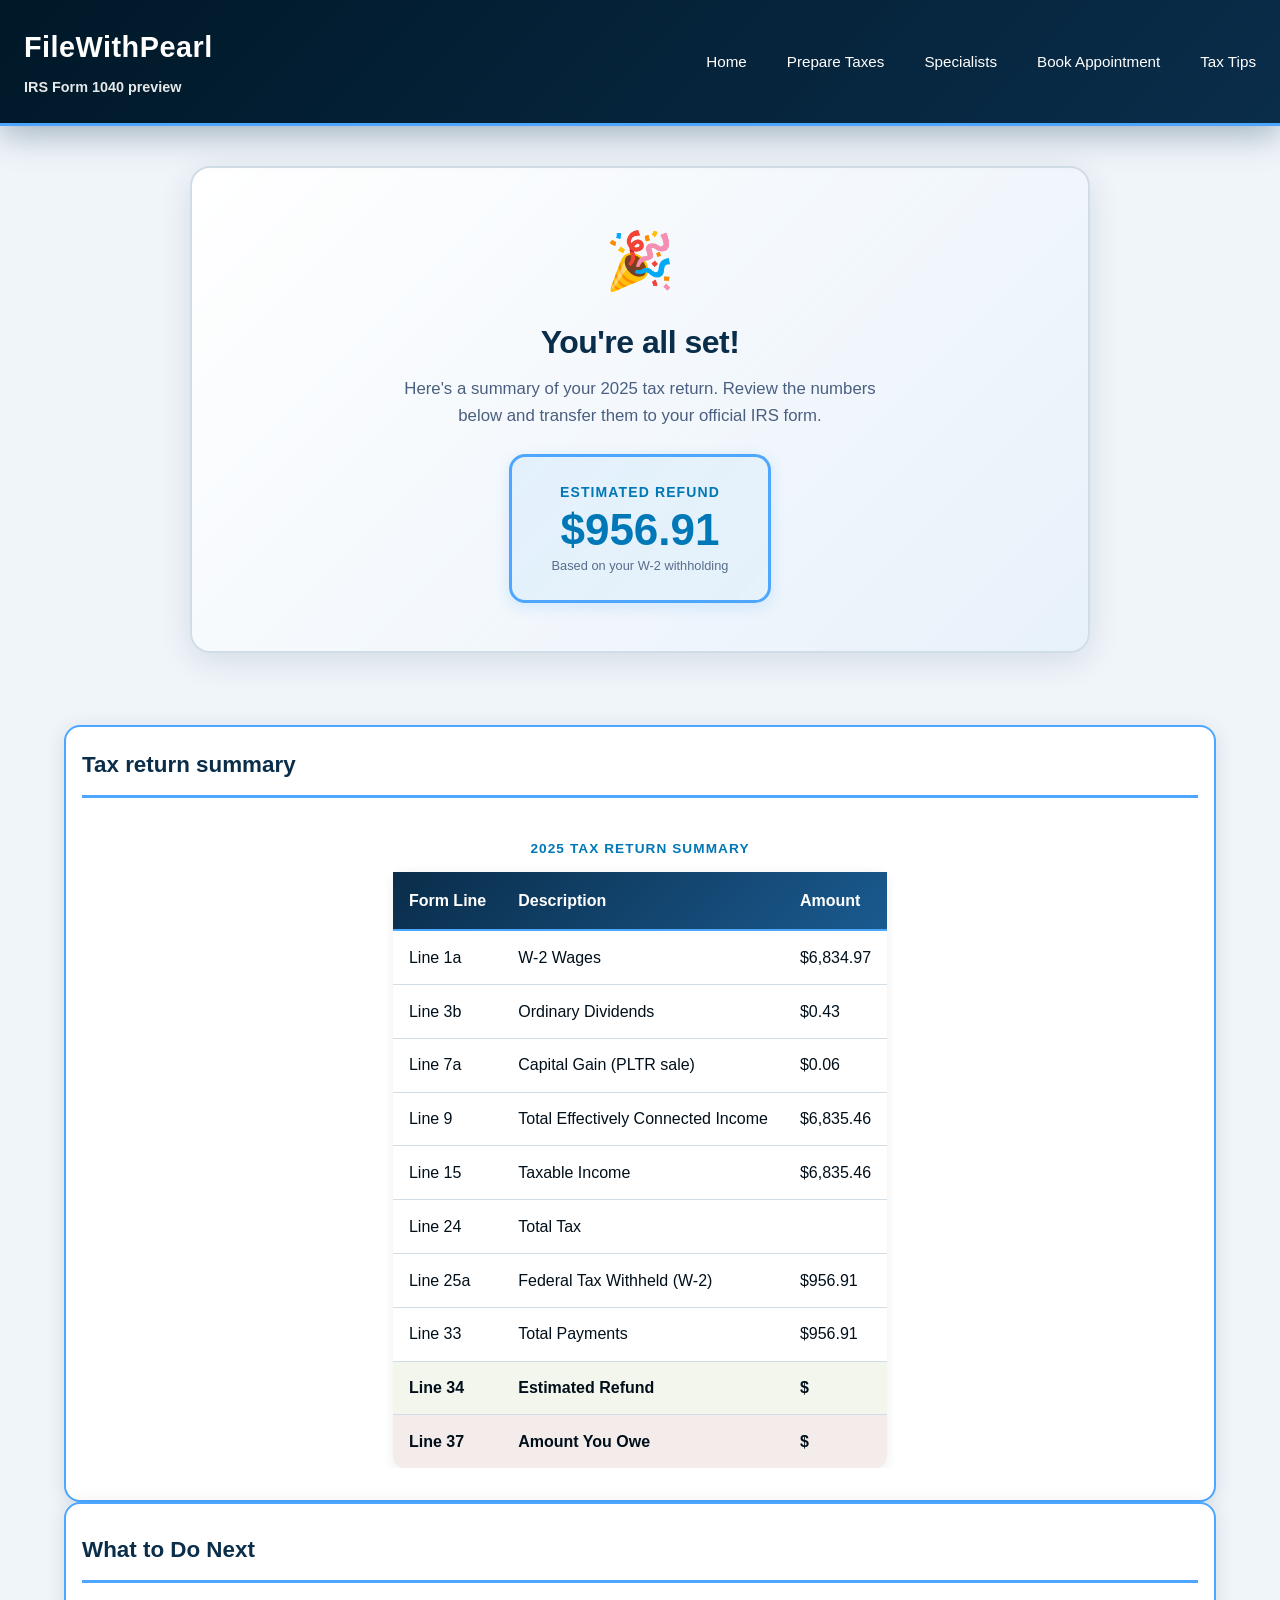
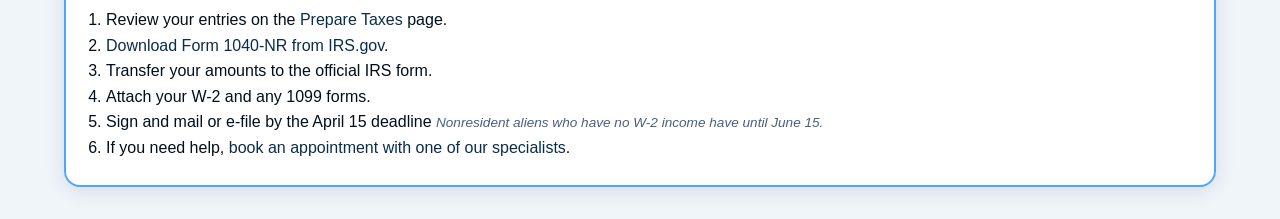
<file: form-preview.html>
<!DOCTYPE html>
<html lang="en">
<head>
  <meta charset="UTF-8" />
  <meta name="viewport" content="width=device-width, initial-scale=1.0" />
  <title>IRS Form Preview - FileWithPearl</title>
  <link rel="stylesheet" href="styles.css" />
</head>
<body>
  <header class="site-header">
    <div class="brand">
      <h1>FileWithPearl</h1>
      <p>IRS Form 1040 preview</p>
    </div>
    <nav aria-label="Main navigation">
      <ul class="main-nav">
        <li><a href="index.html">Home</a></li>
        <li><a href="prepare.html">Prepare Taxes</a></li>
        <li><a href="specialists.html">Specialists</a></li>
        <li><a href="schedule.html">Book Appointment</a></li>
        <li><a href="misconceptions.html">Tax Tips</a></li>
      </ul>
    </nav>
  </header>

  <main>
    <div class="celebration">
      <div class="celebration-icon">🎉</div>
      <h2>You're all set!</h2>
      <p>Here's a summary of your 2025 tax return. 
         Review the numbers below and transfer 
         them to your official IRS form.</p>
      <div class="refund-display">
        <span class="refund-label">
          Estimated Refund
        </span>
        <span class="refund-amount">$956.91</span>
        <span class="refund-note">
          Based on your W-2 withholding
        </span>
      </div>
    </div>

    <section>

      <article class="resource-card">
        <h3>Tax return summary</h3>
        <div class="table-wrapper">
          <table>
            <caption>2025 tax return summary</caption>
            <thead>
              <tr>
                <th scope="col">Form Line</th>
                <th scope="col">Description</th>
                <th scope="col">Amount</th>
              </tr>
            </thead>
            <tbody>
              <tr>
                <td>Line 1a</td>
                <td>W-2 Wages</td>
                <td>$6,834.97</td>
              </tr>
              <tr>
                <td>Line 3b</td>
                <td>Ordinary Dividends</td>
                <td>$0.43</td>
              </tr>
              <tr>
                <td>Line 7a</td>
                <td>Capital Gain (PLTR sale)</td>
                <td>$0.06</td>
              </tr>
              <tr>
                <td>Line 9</td>
                <td>Total Effectively Connected Income</td>
                <td>$6,835.46</td>
              </tr>
              <tr>
                <td>Line 15</td>
                <td>Taxable Income</td>
                <td>$6,835.46</td>
              </tr>
              <tr>
                <td>Line 24</td>
                <td>Total Tax</td>
                <td></td>
              </tr>
              <tr>
                <td>Line 25a</td>
                <td>Federal Tax Withheld (W-2)</td>
                <td>$956.91</td>
              </tr>
              <tr>
                <td>Line 33</td>
                <td>Total Payments</td>
                <td>$956.91</td>
              </tr>
              <tr class="summary-success-row">
                <td>Line 34</td>
                <td>Estimated Refund</td>
                <td>$</td>
              </tr>
              <tr class="summary-danger-row">
                <td>Line 37</td>
                <td>Amount You Owe</td>
                <td>$</td>
              </tr>
            </tbody>
          </table>
        </div>
      </article>

      <section class="resource-card">
        <h3>What to Do Next</h3>
        <ol>
          <li>Review your entries on the <a href="prepare.html">Prepare Taxes</a> page.</li>
          <li><a href="https://www.irs.gov/forms-pubs/about-form-1040-nr" target="_blank" rel="noopener noreferrer">Download Form 1040-NR from IRS.gov</a>.</li>
          <li>Transfer your amounts to the official IRS form.</li>
          <li>Attach your W-2 and any 1099 forms.</li>
          <li>Sign and mail or e-file by the April 15 deadline <span class="hint">Nonresident aliens who have no W-2 income have until June 15.</span></li>
          <li>If you need help, <a href="schedule.html">book an appointment with one of our specialists</a>.</li>
        </ol>
      </section>
    </section>
  </main>
</body>
</html>
</file>
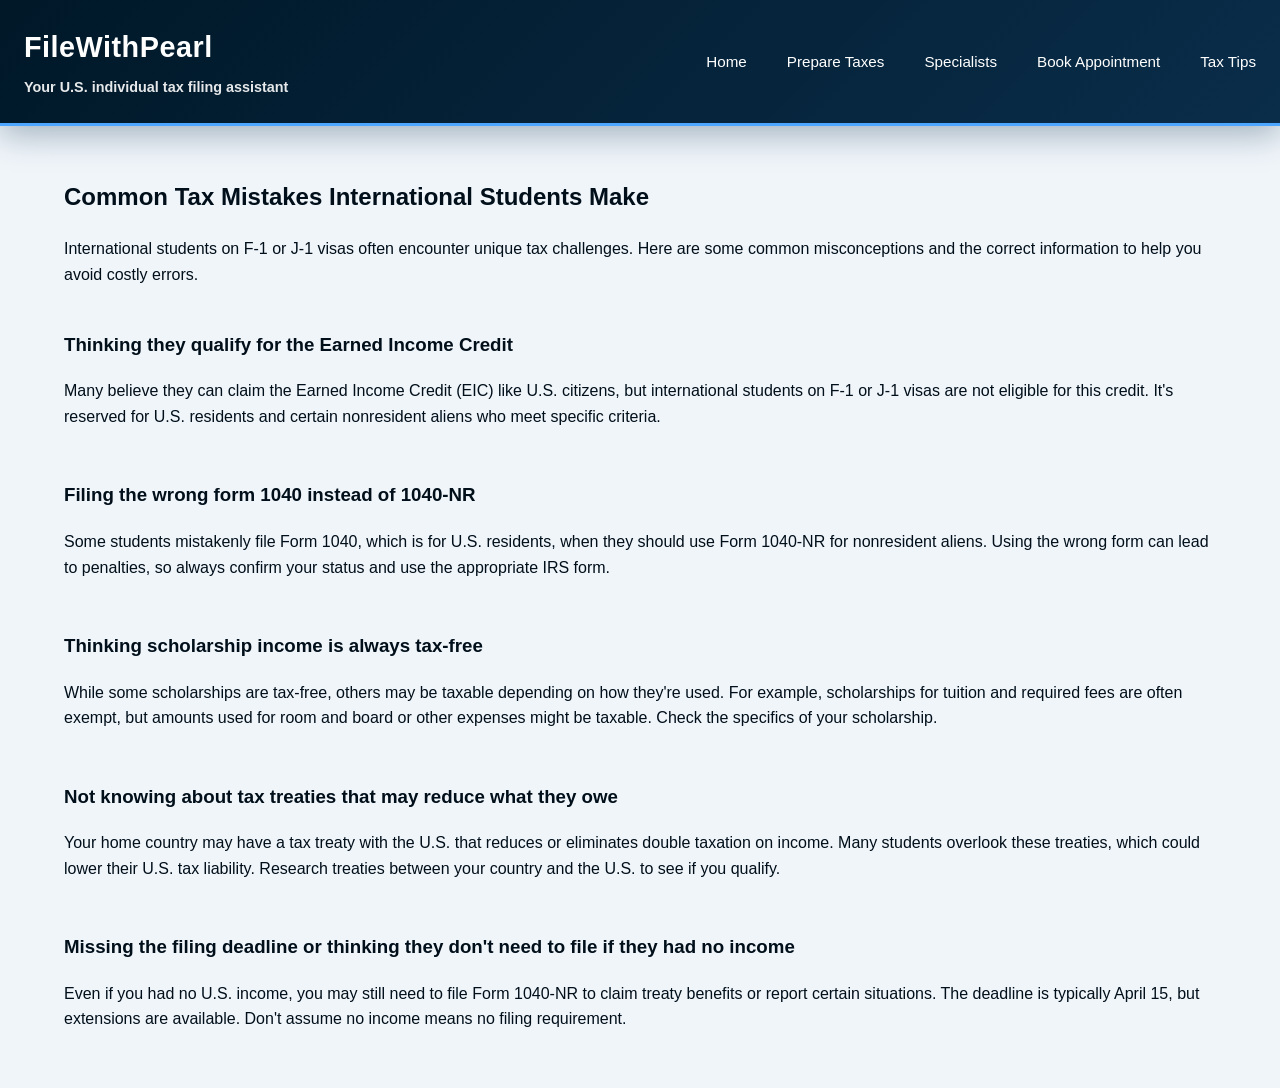
<file: misconceptions.html>
<!DOCTYPE html>
<html lang="en">
<head>
  <meta charset="UTF-8" />
  <meta name="viewport" content="width=device-width, initial-scale=1.0" />
  <title>Common Tax Mistakes - FileWithPearl</title>
  <link rel="stylesheet" href="styles.css" />
</head>
<body>
  <header class="site-header">
    <div class="brand">
      <h1>FileWithPearl</h1>
      <p>Your U.S. individual tax filing assistant</p>
    </div>
    <nav aria-label="Main navigation">
      <ul class="main-nav">
        <li><a href="index.html">Home</a></li>
        <li><a href="prepare.html">Prepare Taxes</a></li>
        <li><a href="specialists.html">Specialists</a></li>
        <li><a href="schedule.html">Book Appointment</a></li>
        <li><a href="misconceptions.html">Tax Tips</a></li>
      </ul>
    </nav>
  </header>

  <main>
    <section>
      <h2>Common Tax Mistakes International Students Make</h2>
      <p>International students on F-1 or J-1 visas often encounter unique tax challenges. Here are some common misconceptions and the correct information to help you avoid costly errors.</p>

      <section>
        <h3>Thinking they qualify for the Earned Income Credit</h3>
        <p>Many believe they can claim the Earned Income Credit (EIC) like U.S. citizens, but international students on F-1 or J-1 visas are not eligible for this credit. It's reserved for U.S. residents and certain nonresident aliens who meet specific criteria.</p>
      </section>

      <section>
        <h3>Filing the wrong form 1040 instead of 1040-NR</h3>
        <p>Some students mistakenly file Form 1040, which is for U.S. residents, when they should use Form 1040-NR for nonresident aliens. Using the wrong form can lead to penalties, so always confirm your status and use the appropriate IRS form.</p>
      </section>

      <section>
        <h3>Thinking scholarship income is always tax-free</h3>
        <p>While some scholarships are tax-free, others may be taxable depending on how they're used. For example, scholarships for tuition and required fees are often exempt, but amounts used for room and board or other expenses might be taxable. Check the specifics of your scholarship.</p>
      </section>

      <section>
        <h3>Not knowing about tax treaties that may reduce what they owe</h3>
        <p>Your home country may have a tax treaty with the U.S. that reduces or eliminates double taxation on income. Many students overlook these treaties, which could lower their U.S. tax liability. Research treaties between your country and the U.S. to see if you qualify.</p>
      </section>

      <section>
        <h3>Missing the filing deadline or thinking they don't need to file if they had no income</h3>
        <p>Even if you had no U.S. income, you may still need to file Form 1040-NR to claim treaty benefits or report certain situations. The deadline is typically April 15, but extensions are available. Don't assume no income means no filing requirement.</p>
      </section>
    </section>
  </main>
</body>
</html>
</file>
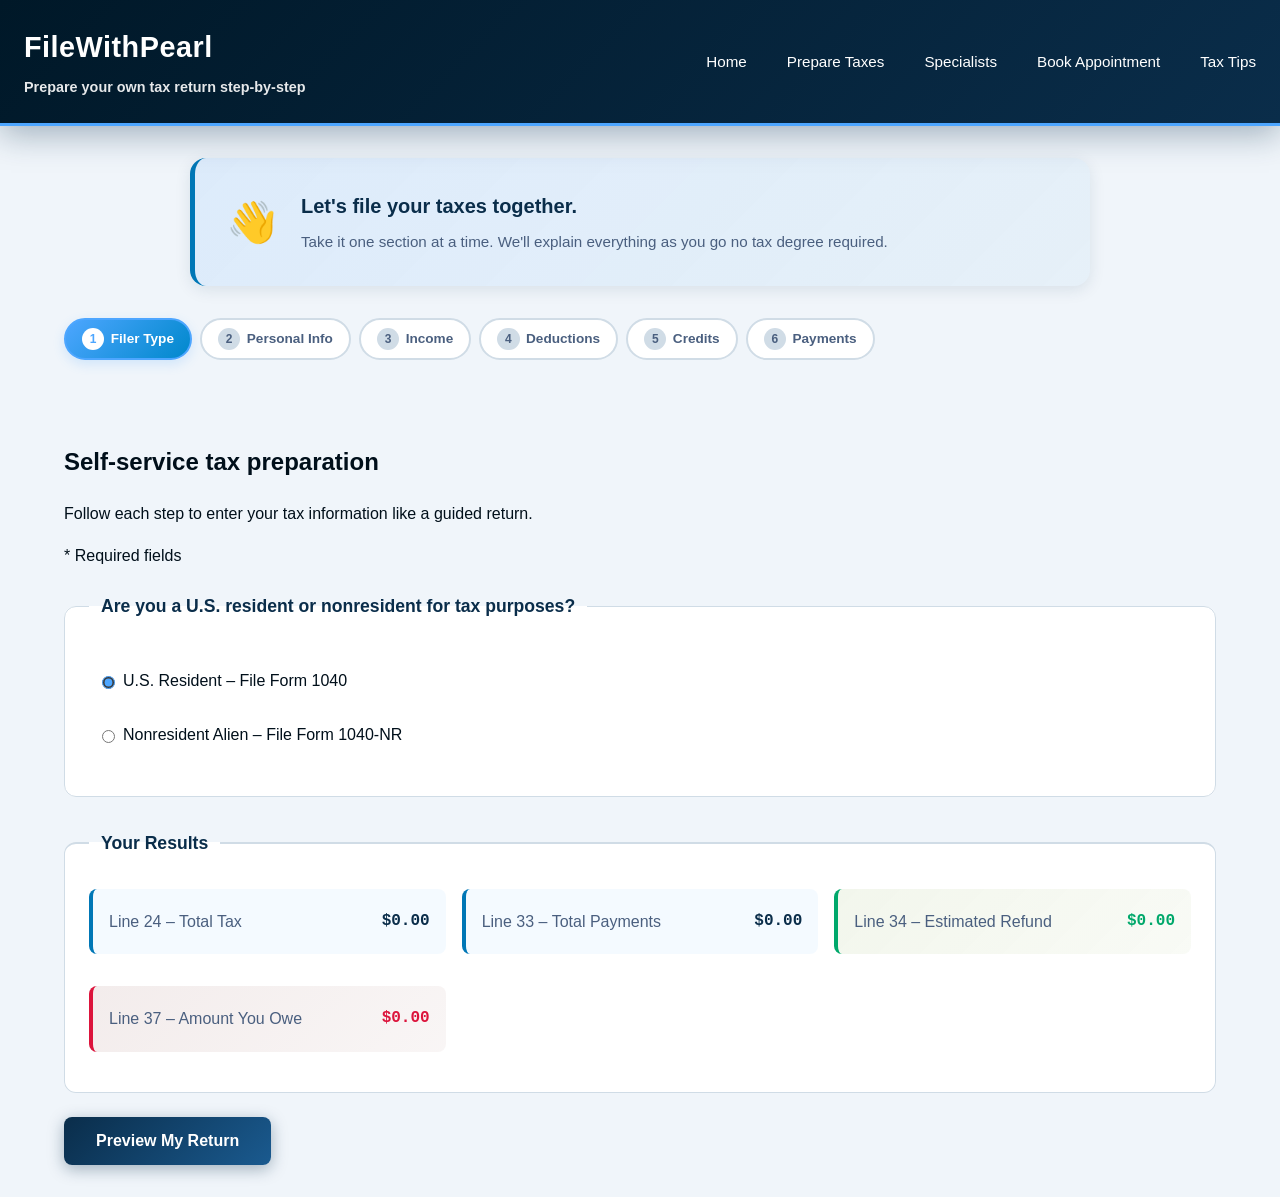
<file: prepare.html>
<!DOCTYPE html>
<html lang="en">
<head>
  <meta charset="UTF-8" />
  <meta name="viewport" content="width=device-width, initial-scale=1.0" />
  <title>Prepare Taxes - FileWithPearl</title>
  <link rel="stylesheet" href="styles.css" />
</head>
<body>
  <header class="site-header">
    <div class="brand">
      <h1>FileWithPearl</h1>
      <p>Prepare your own tax return step-by-step</p>
    </div>
    <nav aria-label="Main navigation">
      <ul class="main-nav">
        <li><a href="index.html">Home</a></li>
        <li><a href="prepare.html">Prepare Taxes</a></li>
        <li><a href="specialists.html">Specialists</a></li>
        <li><a href="schedule.html">Book Appointment</a></li>
        <li><a href="misconceptions.html">Tax Tips</a></li>
      </ul>
    </nav>
  </header>

  <main>
    <div class="prepare-welcome">
      <span class="prepare-icon">👋</span>
      <div>
        <h2>Let's file your taxes together.</h2>
        <p>Take it one section at a time. 
           We'll explain everything as you go 
           no tax degree required.</p>
      </div>
    </div>

    <!-- Hidden radio buttons for step selection -->
    <input type="radio" name="step" id="step1" value="1" checked style="display: none;">
    <input type="radio" name="step" id="step2" value="2" style="display: none;">
    <input type="radio" name="step" id="step3" value="3" style="display: none;">
    <input type="radio" name="step" id="step4" value="4" style="display: none;">
    <input type="radio" name="step" id="step5" value="5" style="display: none;">
    <input type="radio" name="step" id="step6" value="6" style="display: none;">

    <div class="progress-bar">
      <label for="step1" class="progress-step">
        <span>1</span> Filer Type
      </label>
      <label for="step2" class="progress-step">
        <span>2</span> Personal Info
      </label>
      <label for="step3" class="progress-step">
        <span>3</span> Income
      </label>
      <label for="step4" class="progress-step">
        <span>4</span> Deductions
      </label>
      <label for="step5" class="progress-step">
        <span>5</span> Credits
      </label>
      <label for="step6" class="progress-step">
        <span>6</span> Payments
      </label>
    </div>

    <section>
      <h2>Self-service tax preparation</h2>
      <p>Follow each step to enter your tax information like a guided return.</p>

      <form class="tax-prep-form" action="form-preview.html" method="get">
        <p class="required-note">* Required fields</p>
        
        <!-- STEP 1: FILER TYPE -->
        <div class="form-step" data-step="1">
          <fieldset>
            <legend>Are you a U.S. resident or nonresident for tax purposes?</legend>
            <div class="form-options">
              <label><input type="radio" name="residency" value="Resident" checked /> U.S. Resident – File Form 1040</label>
              <label><input type="radio" name="residency" value="Nonresident" /> Nonresident Alien – File Form 1040-NR</label>
            </div>
          </fieldset>
        </div>

        <!-- STEP 2: PERSONAL INFO -->
        <div class="form-step" data-step="2">
          <fieldset required>
            <legend class="required-label">Personal Information</legend>
            <div class="tax-grid">
              <label for="firstName" class="required-label">First name</label>
              <input type="text" id="firstName" name="firstName" placeholder="First name" required />

              <label for="middleInitial">Middle initial</label>
              <input type="text" id="middleInitial" name="middleInitial" placeholder="M" maxlength="1" />

              <label for="lastName" class="required-label">Last name</label>
              <input type="text" id="lastName" name="lastName" placeholder="Last name" required />

              <label for="ssnItin" class="required-label">Social security number or ITIN</label>
              <input type="text" id="ssnItin" name="ssnItin" placeholder="111-22-3333" pattern="[0-9]{3}-[0-9]{2}-[0-9]{4}" inputmode="numeric" required />

              <label for="address">Home address</label>
              <input type="text" id="address" name="address" placeholder="Street address" required />

              <label for="city" class="required-label">City</label>
              <input type="text" id="city" name="city" placeholder="City" required />

              <label for="state" class="required-label">State</label>
              <select id="state" name="state" required>
                <option value="">Not applicable / Foreign address</option>
                <option value="Alabama">Alabama</option>
                <option value="Alaska">Alaska</option>
                <option value="Arizona">Arizona</option>
                <option value="Arkansas">Arkansas</option>
                <option value="California">California</option>
                <option value="Colorado">Colorado</option>
                <option value="Connecticut">Connecticut</option>
                <option value="Delaware">Delaware</option>
                <option value="Florida">Florida</option>
                <option value="Georgia">Georgia</option>
                <option value="Hawaii">Hawaii</option>
                <option value="Idaho">Idaho</option>
                <option value="Illinois">Illinois</option>
                <option value="Indiana">Indiana</option>
                <option value="Iowa">Iowa</option>
                <option value="Kansas">Kansas</option>
                <option value="Kentucky">Kentucky</option>
                <option value="Louisiana">Louisiana</option>
                <option value="Maine">Maine</option>
                <option value="Maryland">Maryland</option>
                <option value="Massachusetts">Massachusetts</option>
                <option value="Michigan">Michigan</option>
                <option value="Minnesota">Minnesota</option>
                <option value="Mississippi">Mississippi</option>
                <option value="Missouri">Missouri</option>
                <option value="Montana">Montana</option>
                <option value="Nebraska">Nebraska</option>
                <option value="Nevada">Nevada</option>
                <option value="New Hampshire">New Hampshire</option>
                <option value="New Jersey">New Jersey</option>
                <option value="New Mexico">New Mexico</option>
                <option value="New York">New York</option>
                <option value="North Carolina">North Carolina</option>
                <option value="North Dakota">North Dakota</option>
                <option value="Ohio">Ohio</option>
                <option value="Oklahoma">Oklahoma</option>
                <option value="Oregon">Oregon</option>
                <option value="Pennsylvania">Pennsylvania</option>
                <option value="Rhode Island">Rhode Island</option>
                <option value="South Carolina">South Carolina</option>
                <option value="South Dakota">South Dakota</option>
                <option value="Tennessee">Tennessee</option>
                <option value="Texas">Texas</option>
                <option value="Utah">Utah</option>
                <option value="Vermont">Vermont</option>
                <option value="Virginia">Virginia</option>
                <option value="Washington">Washington</option>
                <option value="West Virginia">West Virginia</option>
                <option value="Wisconsin">Wisconsin</option>
                <option value="Wyoming">Wyoming</option>
              </select>

              <label for="zip">ZIP</label>
              <input type="text" id="zip" name="zip" placeholder="12345" pattern="[0-9]{5}" inputmode="numeric" required />

              <label for="country" class="required-label">Country</label>
              <select id="country" name="country" required>
                <option value="">Select a country (if applicable)</option>
                <option value="United States">United States</option>
                <option value="China">China</option>
                <option value="India">India</option>
                <option value="South Korea">South Korea</option>
                <option value="Nigeria">Nigeria</option>
                <option value="Ghana">Ghana</option>
                <option value="Jamaica">Jamaica</option>
                <option value="Canada">Canada</option>
                <option value="Mexico">Mexico</option>
                <option value="Brazil">Brazil</option>
                <option value="United Kingdom">United Kingdom</option>
                <option value="Germany">Germany</option>
                <option value="France">France</option>
                <option value="Japan">Japan</option>
                <option value="Philippines">Philippines</option>
                <option value="Pakistan">Pakistan</option>
                <option value="Bangladesh">Bangladesh</option>
                <option value="Nepal">Nepal</option>
                <option value="Sri Lanka">Sri Lanka</option>
                <option value="Ethiopia">Ethiopia</option>
                <option value="Kenya">Kenya</option>
                <option value="Other (please specify)">Other (please specify)</option>
              </select>
              <p class="hint">Select your home country. This helps determine if a U.S. tax treaty applies to you.</p>

              <label for="visaType" class="required-label">Visa Type</label>
              <select id="visaType" name="visaType" required>
                <option value="">Select visa type</option>
                <option value="F-1">F-1 (Student)</option>
                <option value="J-1">J-1 (Exchange Visitor)</option>
                <option value="H-1B">H-1B (Specialty Occupation)</option>
                <option value="H-4">H-4 (Dependent of H-1B)</option>
                <option value="O-1">O-1 (Extraordinary Ability)</option>
                <option value="L-1">L-1 (Intracompany Transfer)</option>
                <option value="TN">TN (NAFTA/USMCA)</option>
                <option value="Green Card / Permanent Resident">Green Card / Permanent Resident</option>
                <option value="U.S. Citizen">U.S. Citizen</option>
                <option value="Other">Other</option>
              </select>
              <p class="hint">Your visa type determines which tax form you file and which credits you qualify for.</p>
              <details class="field-help">
                <summary>Why does my visa type matter for taxes?</summary>
                <p>Your visa type determines which tax form you 
                   file. F-1 and J-1 students are usually 
                   nonresident aliens and must file Form 1040-NR, 
                   not the regular Form 1040. Filing the wrong 
                   form is one of the most common mistakes 
                   international students make.</p>
              </details>
            </div>
            <div class="form-options">
              <label><input type="radio" name="filingStatus" value="Single" checked /> Single</label>
              <label><input type="radio" name="filingStatus" value="Married filing separately" /> Married filing separately</label>
              <label><input type="radio" name="filingStatus" value="Qualifying surviving spouse" /> Qualifying surviving spouse</label>
              <label><input type="radio" name="filingStatus" value="Estate or Trust" /> Estate or Trust</label>
            </div>
            <p class="hint">Nonresident aliens cannot file as Head of Household or Married Filing Jointly unless specific treaty conditions apply.</p>
          </fieldset>
        </div>

        <!-- STEP 3: INCOME -->
        <div class="form-step" data-step="3">
          <fieldset>
            <legend>Income Effectively Connected with U.S. Trade or Business</legend>
            <div class="tax-grid">
              <label for="line1a" class="required-label">Line 1a: Total wages from Form W-2, box 1</label>
              <input type="number" id="line1a" name="line1a" min="0" step="0.01" placeholder="0.00" required />

              <label for="line1k">Line 1k: Income exempt by tax treaty – enter 0 if none</label>
              <input type="number" id="line1k" name="line1k" min="0" step="0.01" placeholder="0.00" />
              <p class="hint">F-1 and J-1 students from certain countries may qualify for a treaty exemption. Check IRS Publication 901.</p>
              <details class="field-help">
                <summary>What is a tax treaty exemption?</summary>
                <p>The U.S. has tax treaties with many countries 
                   that allow certain income to be taxed at a 
                   reduced rate or not at all. F-1 and J-1 students 
                   from countries like China, India, and South Korea 
                   may qualify. Check IRS Publication 901 to see 
                   if your country has a treaty with the U.S.</p>
              </details>

              <label for="line2b">Line 2b: Taxable interest from 1099-INT</label>
              <input type="number" id="line2b" name="line2b" min="0" step="0.01" placeholder="0.00" />

              <label for="line3a">Line 3a: Qualified dividends from 1099-DIV</label>
              <input type="number" id="line3a" name="line3a" min="0" step="0.01" placeholder="0.00" />

              <label for="line3b">Line 3b: Ordinary dividends from 1099-DIV</label>
              <input type="number" id="line3b" name="line3b" min="0" step="0.01" placeholder="0.00" />

              <label for="line7a">Line 7a: Capital gain or loss from 1099-B</label>
              <input type="number" id="line7a" name="line7a" step="0.01" placeholder="0.00" />
              <p class="hint">Enter gain or loss from stock sales. Your 1099-B shows proceeds and cost basis.</p>
              <details class="field-help">
                <summary>Where do I find this on my 1099-B?</summary>
                <p>Your 1099-B from your broker shows each stock 
                   sale. Find the "Realized Gain/Loss" column. 
                   Enter a positive number for a gain and a 
                   negative number for a loss. If you sold 
                   Palantir (PLTR) shares, that gain goes here.</p>
              </details>

              <label for="line8">Line 8: Other income</label>
              <input type="number" id="line8" name="line8" min="0" step="0.01" placeholder="0.00" />
            </div>
            <div class="read-only-field">
              <span>Line 9 – Total Effectively Connected Income</span>
              <span>$0.00</span>
            </div>
          </fieldset>
        </div>

        <!-- STEP 4: DEDUCTIONS -->
        <div class="form-step" data-step="4">
          <fieldset>
            <legend>Deductions</legend>
            <div class="warning-box">
              Important: Nonresident aliens generally CANNOT claim the standard deduction. You must itemize deductions on Schedule A (Form 1040-NR). Exception: Students from India may claim the standard deduction under the U.S.-India tax treaty.
            </div>
            <div class="tax-grid">
              <label for="itemizedDeductions">Total itemized deductions</label>
              <input type="number" id="itemizedDeductions" name="itemizedDeductions" min="0" step="0.01" placeholder="0.00" />

              <label for="qbiDeduction">Qualified business income deduction</label>
              <input type="number" id="qbiDeduction" name="qbiDeduction" min="0" step="0.01" placeholder="0.00" />
            </div>
            <div class="read-only-field">
              <span>Line 15 – Taxable Income</span>
              <span>$0.00</span>
            </div>
          </fieldset>
        </div>

        <!-- STEP 5: CREDITS -->
        <div class="form-step" data-step="5">
          <fieldset>
            <legend>Credits</legend>
            <div class="warning-box">
              ⚠️ Nonresident aliens on F-1, J-1, M-1, or Q visas do NOT qualify for the Earned Income Credit.
            </div>
            <div class="warning-box">
              ⚠️ Nonresident aliens cannot claim the American Opportunity Credit or Lifetime Learning Credit.
            </div>
            <label for="qualifyingChild">Do you have a qualifying child or dependent?</label>
            <select id="qualifyingChild" name="qualifyingChild">
              <option value="">Select an option</option>
              <option value="No dependents">No dependents</option>
              <option value="Yes – U.S. citizen child">Yes – U.S. citizen child</option>
              <option value="Yes – child who is not a U.S. citizen">Yes – child who is not a U.S. citizen</option>
            </select>
            <p class="hint">Nonresident aliens can only claim the Child Tax Credit if their dependent is a U.S. citizen, U.S. national, or U.S. resident alien.</p>
            <label for="childTaxCredit">Child Tax Credit</label>
            <input type="number" id="childTaxCredit" name="childTaxCredit" min="0" step="0.01" placeholder="0.00" />
            <p class="hint">Nonresident aliens may only claim the Child Tax Credit if the child is a U.S. citizen, national, or resident.</p>
          </fieldset>
        </div>

        <!-- STEP 6: PAYMENTS -->
        <div class="form-step" data-step="6">
          <fieldset>
            <legend>Payments</legend>
            <div class="tax-grid">
              <label for="line25a" class="required-label">Line 25a: Federal income tax withheld from W-2</label>
              <input type="number" id="line25a" name="line25a" min="0" step="0.01" placeholder="0.00" required />

              <label for="line25b">Line 25b: Federal income tax withheld from 1099</label>
              <input type="number" id="line25b" name="line25b" min="0" step="0.01" placeholder="0.00" />

              <label for="line25g">Line 25g: Tax withheld from Form 1042-S</label>
              <input type="number" id="line25g" name="line25g" min="0" step="0.01" placeholder="0.00" />
              <p class="hint">International students may receive a 1042-S for scholarship or fellowship income.</p>
              <details class="field-help">
                <summary>What is a Form 1042-S?</summary>
                <p>Form 1042-S is sent to nonresident aliens who 
                   received U.S.-source income like scholarships, 
                   fellowships, or income covered by a tax treaty. 
                   Your university may send you one if any of 
                   your scholarship income was taxable or covered 
                   by a treaty exemption.</p>
              </details>

              <label for="line26">Line 26: Estimated tax payments</label>
              <input type="number" id="line26" name="line26" min="0" step="0.01" placeholder="0.00" />
            </div>
            <div class="read-only-field">
              <span>Line 33 – Total Payments</span>
              <span>$0.00</span>
            </div>

            <div class="milestone">
              <span class="milestone-icon">🎯</span>
              <div>
                <strong>You're almost done!</strong>
                <p>Review your entries above, then click 
                   below to see your estimated refund 
                   or amount owed.</p>
              </div>
            </div>
          </fieldset>
        </div>

        <!-- STEP NAVIGATION -->
        <div class="step-navigation">
          <label for="step1" class="nav-button nav-prev">← Previous</label>
          <label for="step6" class="nav-button nav-next">Next →</label>
        </div>

        <!-- RESULTS (always visible) -->
        <fieldset class="form-step-always-visible">
          <legend>Your Results</legend>
          <div class="read-only-grid">
            <div class="read-only-field">
              <span>Line 24 – Total Tax</span>
              <span>$0.00</span>
            </div>
            <div class="read-only-field">
              <span>Line 33 – Total Payments</span>
              <span>$0.00</span>
            </div>
            <div class="read-only-field success">
              <span>Line 34 – Estimated Refund</span>
              <span>$0.00</span>
            </div>
            <div class="read-only-field danger">
              <span>Line 37 – Amount You Owe</span>
              <span>$0.00</span>
            </div>
          </div>
        </fieldset>

        <button type="submit" class="primary-button">Preview My Return</button>
      </form>
    </section>
  </main>
</body>
</html>
</file>
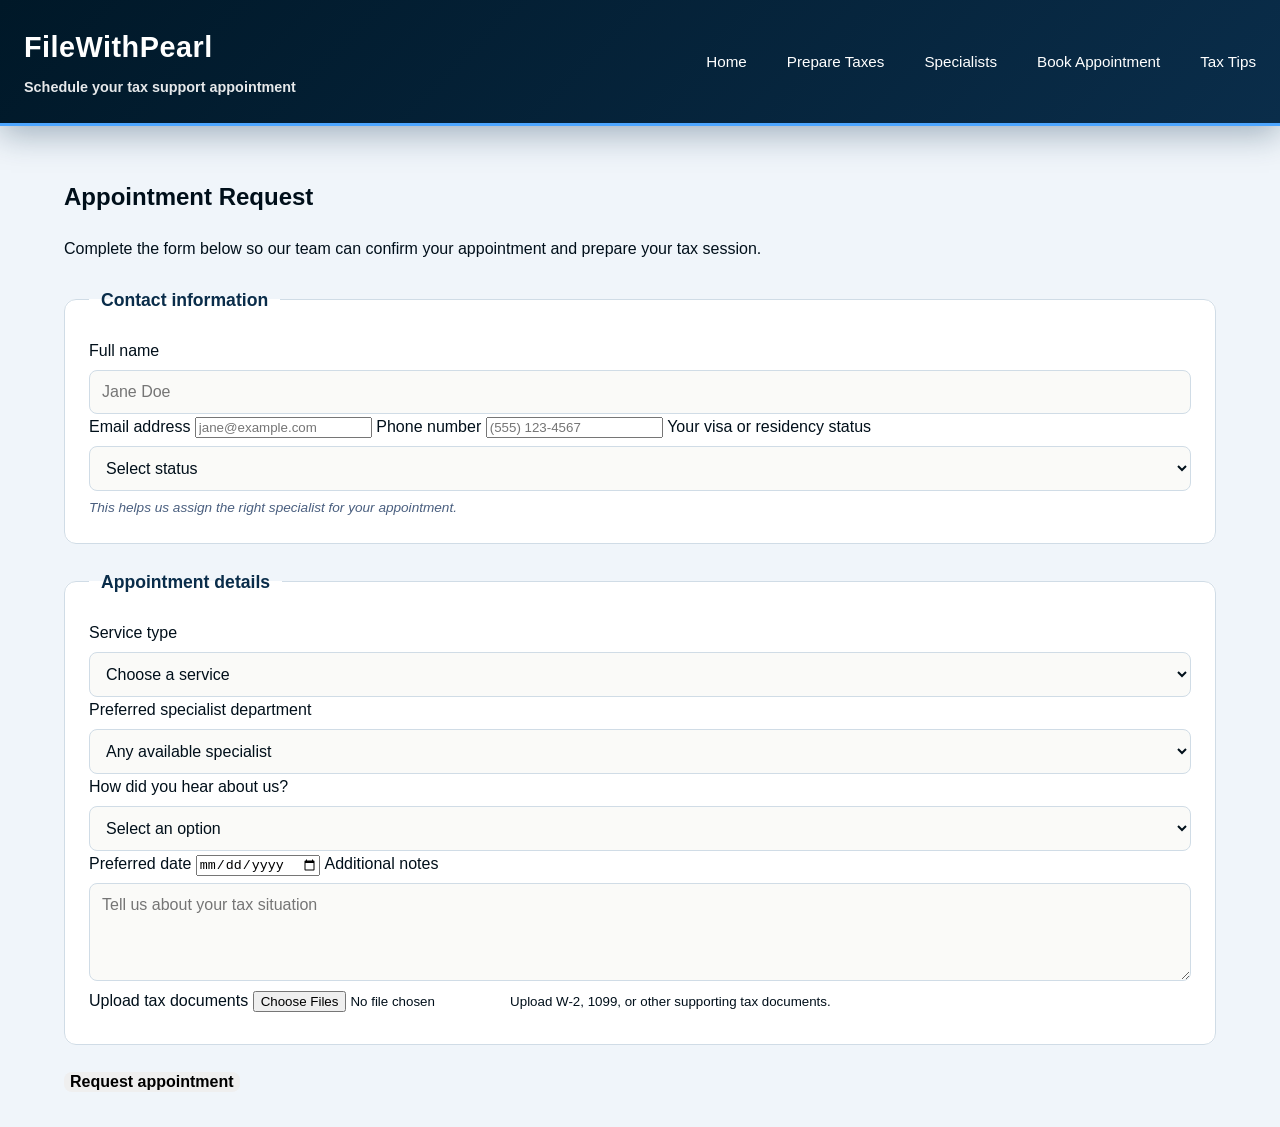
<file: schedule.html>
<!DOCTYPE html>
<html lang="en">
<head>
  <meta charset="UTF-8" />
  <meta name="viewport" content="width=device-width, initial-scale=1.0" />
  <title>Book Appointment - FileWithPearl</title>
  <link rel="stylesheet" href="styles.css" />
</head>
<body>
  <header class="site-header">
    <div class="brand">
      <h1>FileWithPearl</h1>
      <p>Schedule your tax support appointment</p>
    </div>
    <nav aria-label="Main navigation">
      <ul class="main-nav">
        <li><a href="index.html">Home</a></li>
        <li><a href="prepare.html">Prepare Taxes</a></li>
        <li><a href="specialists.html">Specialists</a></li>
        <li><a href="schedule.html">Book Appointment</a></li>
        <li><a href="misconceptions.html">Tax Tips</a></li>
      </ul>
    </nav>
  </header>

  <main>
    <section>
      <h2>Appointment Request</h2>
      <p>Complete the form below so our team can confirm your appointment and prepare your tax session.</p>

      <form class="appointment-form">
        <fieldset>
          <legend>Contact information</legend>
          <label for="fullName">Full name</label>
          <input type="text" id="fullName" name="fullName" placeholder="Jane Doe" required />

          <label for="email">Email address</label>
          <input type="email" id="email" name="email" placeholder="jane@example.com" required />

          <label for="phone">Phone number</label>
          <input type="tel" id="phone" name="phone" placeholder="(555) 123-4567" required />

          <label for="visaResidency">Your visa or residency status</label>
          <select id="visaResidency" name="visaResidency" required>
            <option value="">Select status</option>
            <option value="F-1 Student Visa">F-1 Student Visa</option>
            <option value="J-1 Exchange Visitor">J-1 Exchange Visitor</option>
            <option value="H-1B Work Visa">H-1B Work Visa</option>
            <option value="Permanent Resident (Green Card)">Permanent Resident (Green Card)</option>
            <option value="U.S. Citizen">U.S. Citizen</option>
            <option value="Other">Other</option>
          </select>
          <p class="hint">This helps us assign the right specialist for your appointment.</p>
        </fieldset>

        <fieldset required>
          <legend>Appointment details</legend>
          <label for="serviceType">Service type</label>
          <select id="serviceType" name="serviceType" required>
            <option value="">Choose a service</option>
            <option value="filing">Individual tax filing</option>
            <option value="review">Return review</option>
            <option value="audit">Audit support</option>
            <option value="1040nr">1040-NR Filing Help (International Students)</option>
            <option value="taxTreaty">Tax Treaty Review</option>
            <option value="itin">ITIN Application Assistance</option>
            <option value="scholarship">Scholarship Income Review</option>
            <option value="auditSupport">Audit Support</option>
          </select>

          <label for="preferredDepartment">Preferred specialist department</label>
          <select id="preferredDepartment" name="preferredDepartment" required>
            <option value="">Any available specialist</option>
            <option value="Individual Tax Filing">Individual Tax Filing</option>
            <option value="Audit Support">Audit Support</option>
            <option value="Tax Planning">Tax Planning</option>
            <option value="Self-Employment Taxes">Self-Employment Taxes</option>
            <option value="Retirement & Investments">Retirement & Investments</option>
          </select>

          <label for="referralSource">How did you hear about us?</label>
          <select id="referralSource" name="referralSource">
            <option value="">Select an option</option>
            <option value="Stetson University">Stetson University</option>
            <option value="Friend or classmate">Friend or classmate</option>
            <option value="Google search">Google search</option>
            <option value="Social media">Social media</option>
            <option value="International student office">International student office</option>
            <option value="Other">Other</option>
          </select>

          <label for="preferredDate">Preferred date</label>
          <input type="date" id="preferredDate" name="preferredDate" required min="2026-04-06" />

          <label for="notes">Additional notes</label>
          <textarea id="notes" name="notes" rows="4" placeholder="Tell us about your tax situation"></textarea>

          <label for="documents">Upload tax documents</label>
          <input type="file" id="documents" name="documents" accept=".pdf,.jpg,.jpeg,.png" multiple aria-describedby="uploadHelp" />
          <small id="uploadHelp">Upload W-2, 1099, or other supporting tax documents.</small>
        </fieldset>

        <button type="submit">Request appointment</button>
      </form>
    </section>
  </main>
</body>
</html>
</file>
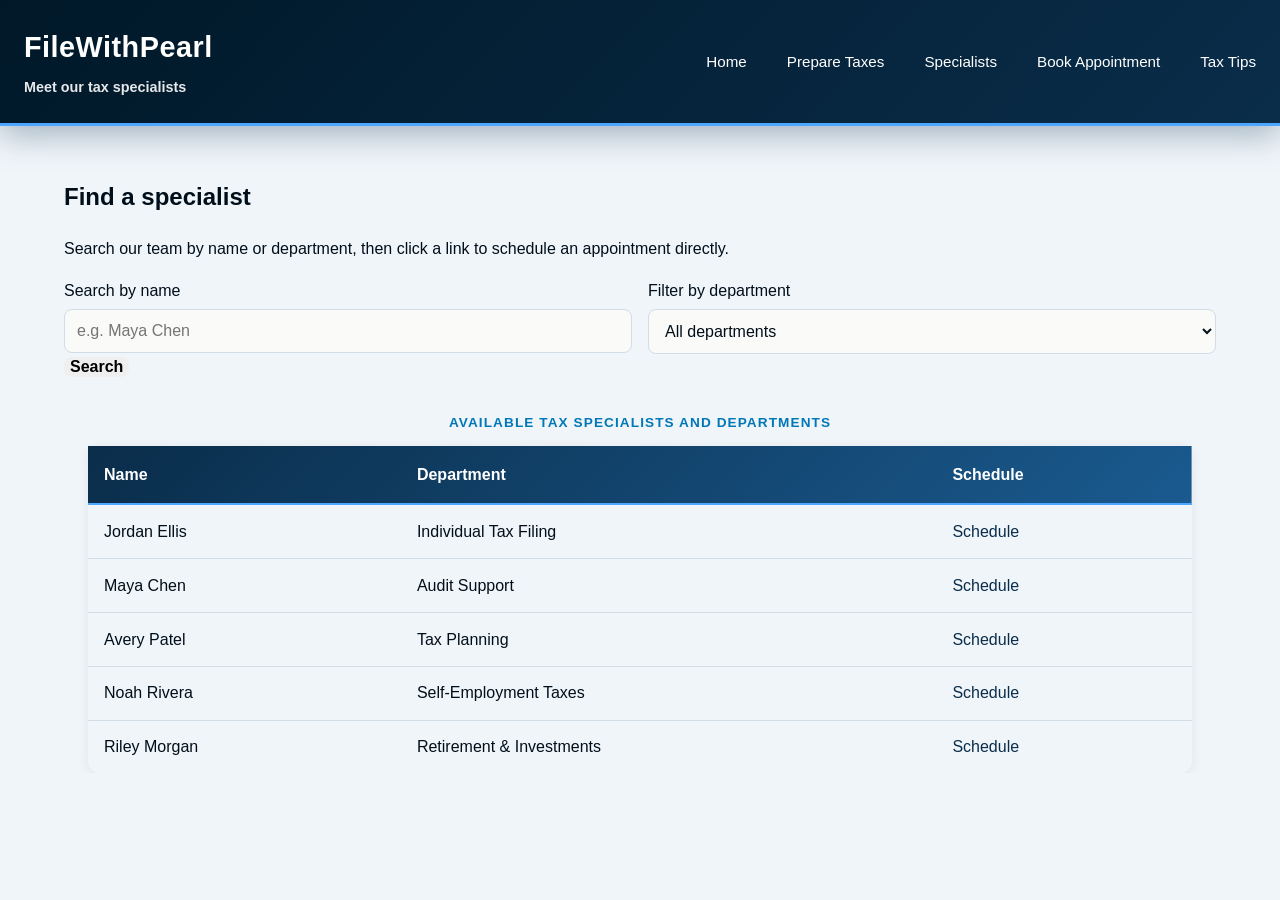
<file: specialists.html>
<!DOCTYPE html>
<html lang="en">
<head>
  <meta charset="UTF-8" />
  <meta name="viewport" content="width=device-width, initial-scale=1.0" />
  <title>Tax Specialists - FileWithPearl</title>
  <link rel="stylesheet" href="styles.css" />
</head>
<body>
  <header class="site-header">
    <div class="brand">
      <h1>FileWithPearl</h1>
      <p>Meet our tax specialists</p>
    </div>
    <nav aria-label="Main navigation">
      <ul class="main-nav">
        <li><a href="index.html">Home</a></li>
        <li><a href="prepare.html">Prepare Taxes</a></li>
        <li><a href="specialists.html">Specialists</a></li>
        <li><a href="schedule.html">Book Appointment</a></li>
        <li><a href="misconceptions.html">Tax Tips</a></li>
      </ul>
    </nav>
  </header>

  <main>
    <section>
      <h2>Find a specialist</h2>
      <p>Search our team by name or department, then click a link to schedule an appointment directly.</p>

      <div class="search-bar" role="search">
        <div style="display:flex; gap:1rem; flex-wrap:wrap; width:100%;">
          <div style="flex:1 1 220px; min-width:220px;">
            <label for="specialistSearch">Search by name</label>
            <input type="text" id="specialistSearch" placeholder="e.g. Maya Chen" />
          </div>
          <div style="flex:1 1 220px; min-width:220px;">
            <label for="departmentFilter">Filter by department</label>
            <select id="departmentFilter" name="departmentFilter">
              <option>All departments</option>
              <option>Individual Tax Filing</option>
              <option>Audit Support</option>
              <option>Tax Planning</option>
              <option>Self-Employment Taxes</option>
              <option>Retirement & Investments</option>
            </select>
          </div>
        </div>
        <button id="searchButton" type="button">Search</button>
      </div>

      <div class="table-wrapper">
        <table>
          <caption>Available tax specialists and departments</caption>
          <thead>
            <tr>
              <th>Name</th>
              <th>Department</th>
              <th>Schedule</th>
            </tr>
          </thead>
          <tbody>
            <tr>
              <td>Jordan Ellis</td>
              <td>Individual Tax Filing</td>
              <td><a href="schedule.html">Schedule</a></td>
            </tr>
            <tr>
              <td>Maya Chen</td>
              <td>Audit Support</td>
              <td><a href="schedule.html">Schedule</a></td>
            </tr>
            <tr>
              <td>Avery Patel</td>
              <td>Tax Planning</td>
              <td><a href="schedule.html">Schedule</a></td>
            </tr>
            <tr>
              <td>Noah Rivera</td>
              <td>Self-Employment Taxes</td>
              <td><a href="schedule.html">Schedule</a></td>
            </tr>
            <tr>
              <td>Riley Morgan</td>
              <td>Retirement & Investments</td>
              <td><a href="schedule.html">Schedule</a></td>
            </tr>
          </tbody>
        </table>
      </div>
    </section>
  </main>
</body>
</html>
</file>
<file: styles.css>
:root {
  /* ===== NAVY BLUE & LIGHT BLUE PALETTE ===== */
  /* Primary colors - Deeper professional navy */
  --navy: #0a2d4a;
  --dark-navy: #001828;
  --light-blue: #4da6ff;
  --light-blue-dark: #0077b6;
  --sky-blue: #74b4e8;
  --accent-blue: #0088cc;
  --accent-blue-light: #5fa3e6;
  
  /* Derived colors */
  --bg: #f0f5fa;
  --surface: #ffffff;
  --primary: var(--navy);
  --primary-light: #1a5a8f;
  --primary-dark: var(--dark-navy);
  --accent: var(--light-blue);
  --accent-hover: var(--accent-blue);
  --secondary-accent: var(--light-blue-dark);
  --secondary-accent-light: var(--accent-blue-light);
  --card-bg: #f8fbff;
  --text: #000f1a;
  --muted: #4a5f7f;
  --border: #d0dce6;
  --success: #00a86b;
  --success-bg: #e0f7e9;
  --danger: #dc143c;
}

* {
  box-sizing: border-box;
}

body {
  margin: 0;
  font-family: 'Segoe UI', 'InterUI', -apple-system, BlinkMacSystemFont, sans-serif;
  background: var(--bg);
  color: var(--text);
  line-height: 1.6;
}

main {
  max-width: 1200px;
  margin: 0 auto;
  padding: 0 1.5rem;
}

section {
  padding: 2rem 0;
}
section section {
  padding: 0.5rem 0;
}

/* Spacing utilities */
.space-top {
  margin-top: 2rem;
}

.space-bottom {
  margin-bottom: 2rem;
}

.space-vertical {
  margin-top: 2rem;
  margin-bottom: 2rem;
}

a {
  color: var(--primary);
  text-decoration: none;
  transition: color 0.2s;
}

a:hover,
a:focus {
  color: var(--accent);
  text-decoration: underline;
}

/* ===== HEADER & NAVIGATION ===== */
.site-header {
  background: linear-gradient(135deg, var(--primary-dark) 0%, var(--primary) 100%);
  color: white;
  padding: 1.5rem 1.5rem;
  display: flex;
  align-items: center;
  justify-content: space-between;
  flex-wrap: wrap;
  gap: 2rem;
  box-shadow: 0 8px 32px rgba(10, 45, 74, 0.35);
  border-bottom: 3px solid var(--light-blue);
  position: sticky;
  top: 0;
  z-index: 100;
}

.brand h1,
.brand p {
  margin: 0;
  font-weight: 600;
}

.brand {
  flex: 1;
  min-width: 200px;
}

.brand h1 {
  font-size: 1.8rem;
  color: white;
  letter-spacing: 0.5px;
  margin: 0;
  font-weight: 700;
}

.brand p {
  font-size: 0.9rem;
  color: rgba(255, 255, 255, 0.9);
  margin: 0.35rem 0 0;
}

.main-nav {
  list-style: none;
  margin: 0;
  padding: 0;
  display: flex;
  gap: 2.5rem;
  flex-wrap: wrap;
  align-items: center;
}

.main-nav a {
  color: white;
  font-weight: 500;
  font-size: 0.95rem;
  position: relative;
  transition: color 0.3s;
}

.main-nav a:hover {
  color: var(--accent);
  text-decoration: none;
}

.main-nav a::after {
  content: '';
  position: absolute;
  bottom: -4px;
  left: 0;
  width: 0;
  height: 2px;
  background: var(--accent-blue-light);
  transition: width 0.3s;
}

.main-nav a:hover::after {
  width: 100%;
}

/* ===== HERO & WELCOME SECTIONS ===== */
.prepare-welcome {
  display: flex;
  align-items: center;
  gap: 1.5rem;
  background: linear-gradient(135deg, rgba(77, 166, 255, 0.12) 0%, rgba(116, 180, 232, 0.08) 100%);
  border-radius: 16px;
  padding: 2rem;
  margin: 2rem auto;
  max-width: 900px;
  border-left: 5px solid var(--light-blue-dark);
  box-shadow: 0 4px 16px rgba(10, 45, 74, 0.1);
}

.prepare-icon {
  font-size: 2.5rem;
  flex-shrink: 0;
}

.prepare-welcome h2 {
  margin: 0 0 0.5rem;
  font-size: 1.25rem;
  color: var(--navy);
  font-weight: 700;
}

.prepare-welcome p {
  margin: 0;
  color: var(--muted);
  font-size: 0.95rem;
  line-height: 1.6;
}

.hero-text {
  text-align: center;
  padding: 3.5rem 1.5rem;
  background: linear-gradient(135deg, var(--light-blue) 0%, var(--sky-blue) 100%);
  border-radius: 20px;
  margin: 2.5rem auto;
  max-width: 900px;
  border: none;
  color: white;
  box-shadow: 0 12px 40px rgba(10, 45, 74, 0.2);
}

.hero-text h2 {
  color: white;
  font-size: clamp(1.8rem, 5vw, 2.8rem);
  font-weight: 900;
  margin: 0 0 1rem;
  line-height: 1.2;
  letter-spacing: -0.5px;
}

.hero-text p {
  color: rgba(255, 255, 255, 0.95);
  font-size: clamp(1rem, 3vw, 1.15rem);
  max-width: 600px;
  margin: 0 auto;
  line-height: 1.8;
}

@media (max-width: 640px) {
  .hero-text h2 { font-size: 1.75rem; }
  .hero-text p { font-size: 1rem; }
}

/* ===== FORMS & INPUTS ===== */
fieldset {
  border: 1px solid var(--border);
  border-radius: 12px;
  padding: 1.5rem;
  margin: 1.5rem 0;
  background: var(--surface);
}

legend {
  padding: 0 0.75rem;
  font-weight: 700;
  font-size: 1.1rem;
  color: var(--primary);
}

label {
  font-weight: 500;
  color: var(--text);
  margin-bottom: 0.4rem;
  display: inline-block;
}

input[type="text"],
input[type="number"],
select,
textarea {
  width: 100%;
  padding: 0.75rem;
  border: 1.5px solid var(--border);
  border-radius: 8px;
  font-size: 1rem;
  font-family: inherit;
  background: #fafaf8;
  color: var(--text);
  transition: all 0.3s;
}

input[type="text"]:focus,
input[type="number"]:focus,
select:focus,
textarea:focus {
  outline: none;
  border-color: var(--accent);
  background: #fefbf5;
  box-shadow: 0 0 0 4px rgba(173, 122, 50, 0.1);
}

input[type="radio"],
input[type="checkbox"] {
  margin-right: 0.5rem;
  cursor: pointer;
  accent-color: var(--accent);
}

.form-options {
  display: flex;
  flex-direction: column;
  gap: 0.75rem;
  margin: 1rem 0;
}

.form-options label {
  display: flex;
  align-items: center;
  margin-bottom: 0;
  cursor: pointer;
  padding: 0.5rem;
  border-radius: 8px;
  transition: background 0.2s;
}

.form-options label:hover {
  background: rgba(173, 122, 50, 0.08);
}

.tax-grid {
  display: grid;
  grid-template-columns: repeat(auto-fit, minmax(250px, 1fr));
  gap: 1.5rem 1rem;
}

.hint {
  font-size: 0.85rem;
  color: var(--muted);
  margin: 0.4rem 0 0;
  font-style: italic;
}

.required-label::after {
  content: ' *';
  color: var(--danger);
  font-weight: 700;
}

.warning-box {
  background: linear-gradient(135deg, rgba(220, 20, 60, 0.08) 0%, rgba(135, 206, 235, 0.08) 100%);
  border-left: 4px solid #dc143c;
  padding: 1rem;
  border-radius: 8px;
  margin: 1rem 0;
  color: var(--text);
  font-size: 0.95rem;
}

/* ===== BUTTONS ===== */
button {
  font-family: inherit;
  cursor: pointer;
  transition: all 0.3s;
  border: none;
  border-radius: 8px;
  font-weight: 600;
  font-size: 1rem;
}

.primary-button {
  background: linear-gradient(135deg, var(--navy) 0%, var(--primary-light) 100%);
  color: white;
  padding: 0.95rem 2rem;
  box-shadow: 0 4px 16px rgba(10, 45, 74, 0.35);
  transition: all 0.3s ease;
}

.primary-button:hover {
  transform: translateY(-2px);
  box-shadow: 0 8px 28px rgba(10, 45, 74, 0.45);
  background: linear-gradient(135deg, var(--primary-light) 0%, #0d3a5c 100%);
}

.primary-button:active {
  transform: translateY(0);
}

.card-button {
  background: linear-gradient(135deg, var(--light-blue) 0%, var(--accent-blue) 100%);
  color: white;
  padding: 0.8rem 1.5rem;
  font-size: 0.95rem;
  box-shadow: 0 2px 8px rgba(77, 166, 255, 0.2);
  font-weight: 600;
  transition: all 0.3s;
  border: none;
  cursor: pointer;
}

.card-button:hover {
  transform: translateY(-2px);
  box-shadow: 0 6px 16px rgba(77, 166, 255, 0.3);
  background: linear-gradient(135deg, var(--accent-blue) 0%, var(--light-blue-dark) 100%);
}

/* ===== NAVIGATION BUTTONS FOR MULTI-STEP ===== */
.nav-button {
  padding: 0.75rem 1.5rem;
  border: 2px solid var(--light-blue);
  background: white;
  color: var(--light-blue);
  border-radius: 8px;
  font-weight: 600;
  cursor: pointer;
  font-size: 1rem;
  transition: all 0.3s;
  text-decoration: none;
}

.nav-button:hover {
  background: var(--light-blue);
  color: white;
  box-shadow: 0 4px 12px rgba(77, 166, 255, 0.2);
}

/* ===== PROGRESS BAR ===== */
.progress-bar {
  display: flex;
  flex-wrap: wrap;
  gap: 0.5rem;
  margin-bottom: 1.5rem;
}

.progress-step {
  display: flex;
  align-items: center;
  gap: 0.4rem;
  padding: 0.5rem 1rem;
  border-radius: 999px;
  background: white;
  border: 2px solid var(--border);
  color: var(--muted);
  font-size: 0.85rem;
  font-weight: 600;
  cursor: pointer;
  transition: all 0.2s;
}

.progress-step:hover {
  transform: translateY(-2px);
  box-shadow: 0 4px 12px rgba(12, 61, 102, 0.15);
  border-color: var(--light-blue);
}

.progress-step span {
  background: #d0dce6;
  color: var(--muted);
  border-radius: 50%;
  width: 1.4rem;
  height: 1.4rem;
  display: flex;
  align-items: center;
  justify-content: center;
  font-size: 0.75rem;
  font-weight: 700;
  transition: all 0.2s;
}

/* CSS-only multi-step form visibility */
.form-step {
  display: none;
}

#step1:checked ~ section .form-step[data-step="1"],
#step2:checked ~ section .form-step[data-step="2"],
#step3:checked ~ section .form-step[data-step="3"],
#step4:checked ~ section .form-step[data-step="4"],
#step5:checked ~ section .form-step[data-step="5"],
#step6:checked ~ section .form-step[data-step="6"] {
  display: block;
  animation: fadeIn 0.3s ease-in;
}

@keyframes fadeIn {
  from { opacity: 0; }
  to { opacity: 1; }
}

.form-step-always-visible {
  display: block;
  margin-top: 2rem;
  padding-top: 2rem;
  border-top: 2px solid var(--border);
}

.step-navigation {
  display: none;
}

/* Highlight active and completed steps */
#step1:checked ~ .progress-bar label[for="step1"],
#step2:checked ~ .progress-bar label[for="step2"],
#step3:checked ~ .progress-bar label[for="step3"],
#step4:checked ~ .progress-bar label[for="step4"],
#step5:checked ~ .progress-bar label[for="step5"],
#step6:checked ~ .progress-bar label[for="step6"],
#step2:checked ~ .progress-bar label[for="step1"],
#step3:checked ~ .progress-bar label[for="step1"],
#step3:checked ~ .progress-bar label[for="step2"],
#step4:checked ~ .progress-bar label[for="step1"],
#step4:checked ~ .progress-bar label[for="step2"],
#step4:checked ~ .progress-bar label[for="step3"],
#step5:checked ~ .progress-bar label[for="step1"],
#step5:checked ~ .progress-bar label[for="step2"],
#step5:checked ~ .progress-bar label[for="step3"],
#step5:checked ~ .progress-bar label[for="step4"],
#step6:checked ~ .progress-bar label[for="step1"],
#step6:checked ~ .progress-bar label[for="step2"],
#step6:checked ~ .progress-bar label[for="step3"],
#step6:checked ~ .progress-bar label[for="step4"],
#step6:checked ~ .progress-bar label[for="step5"] {
  background: linear-gradient(135deg, var(--light-blue) 0%, var(--accent-blue) 100%);
  color: white;
  border-color: var(--light-blue);
  box-shadow: 0 4px 12px rgba(77, 166, 255, 0.2);
}

#step1:checked ~ .progress-bar label[for="step1"] span,
#step2:checked ~ .progress-bar label[for="step2"] span,
#step3:checked ~ .progress-bar label[for="step3"] span,
#step4:checked ~ .progress-bar label[for="step4"] span,
#step5:checked ~ .progress-bar label[for="step5"] span,
#step6:checked ~ .progress-bar label[for="step6"] span,
#step2:checked ~ .progress-bar label[for="step1"] span,
#step3:checked ~ .progress-bar label[for="step1"] span,
#step3:checked ~ .progress-bar label[for="step2"] span,
#step4:checked ~ .progress-bar label[for="step1"] span,
#step4:checked ~ .progress-bar label[for="step2"] span,
#step4:checked ~ .progress-bar label[for="step3"] span,
#step5:checked ~ .progress-bar label[for="step1"] span,
#step5:checked ~ .progress-bar label[for="step2"] span,
#step5:checked ~ .progress-bar label[for="step3"] span,
#step5:checked ~ .progress-bar label[for="step4"] span,
#step6:checked ~ .progress-bar label[for="step1"] span,
#step6:checked ~ .progress-bar label[for="step2"] span,
#step6:checked ~ .progress-bar label[for="step3"] span,
#step6:checked ~ .progress-bar label[for="step4"] span,
#step6:checked ~ .progress-bar label[for="step5"] span {
  background: white;
  color: var(--accent);
}

/* ===== MILESTONE & CELEBRATION ===== */
.milestone {
  display: flex;
  align-items: center;
  gap: 1.25rem;
  background: linear-gradient(135deg, var(--primary) 0%, var(--primary-light) 100%);
  color: white;
  border-radius: 16px;
  padding: 2rem;
  margin-bottom: 1.5rem;
  box-shadow: 0 8px 24px rgba(10, 45, 74, 0.25);
  border: 1px solid rgba(77, 166, 255, 0.35);
}

.milestone-icon {
  font-size: 2rem;
  flex-shrink: 0;
}

.milestone strong {
  font-size: 1.1rem;
  display: block;
  margin-bottom: 0.25rem;
}

.milestone p {
  margin: 0;
  opacity: 0.95;
  font-size: 0.95rem;
}

.celebration {
  text-align: center;
  background: linear-gradient(135deg, var(--surface) 0%, rgba(77, 166, 255, 0.05) 100%);
  border-radius: 20px;
  padding: 3rem 2rem;
  margin: 2.5rem auto;
  max-width: 900px;
  box-shadow: 0 8px 32px rgba(10, 45, 74, 0.12);
  border: 2px solid var(--border);
}

.celebration-icon {
  font-size: 3.5rem;
  margin-bottom: 0.75rem;
}

.celebration h2 {
  font-size: 2rem;
  font-weight: 900;
  color: var(--primary);
  margin: 0 0 0.5rem;
  letter-spacing: -0.5px;
}

.celebration p {
  color: var(--muted);
  max-width: 480px;
  margin: 0 auto 1.5rem;
  font-size: 1.05rem;
}

.refund-display {
  display: inline-flex;
  flex-direction: column;
  align-items: center;
  background: linear-gradient(135deg, rgba(77, 166, 255, 0.1) 0%, rgba(135, 206, 235, 0.08) 100%);
  border: 3px solid var(--light-blue);
  border-radius: 16px;
  padding: 1.5rem 2.5rem;
  gap: 0.25rem;
  box-shadow: 0 4px 16px rgba(77, 166, 255, 0.2);
}

.refund-label {
  font-size: 0.875rem;
  font-weight: 700;
  color: var(--light-blue-dark);
  text-transform: uppercase;
  letter-spacing: 0.08em;
}

.refund-amount {
  font-size: 2.75rem;
  font-weight: 900;
  color: var(--light-blue-dark);
  line-height: 1;
}

.refund-note {
  font-size: 0.8rem;
  color: var(--muted);
  opacity: 0.9;
}

caption {
  font-size: 0.85rem;
  font-weight: 700;
  color: var(--light-blue-dark);
  text-transform: uppercase;
  letter-spacing: 0.08em;
  text-align: center;
  padding: 0 0 0.75rem 0;
}

/* ===== EXPANDABLE HELP FIELDS ===== */
.field-help {
  margin-top: 0.5rem;
  border: 1.5px solid var(--border);
  border-radius: 10px;
  overflow: hidden;
  font-size: 0.9rem;
  background: #f8fbff;
  border-left: 3px solid var(--light-blue);
}

.field-help summary {
  padding: 0.65rem 1rem;
  cursor: pointer;
  font-weight: 600;
  color: var(--light-blue-dark);
  background: linear-gradient(135deg, rgba(77, 166, 255, 0.08) 0%, rgba(135, 206, 235, 0.06) 100%);
  list-style: none;
  display: flex;
  align-items: center;
  gap: 0.5rem;
  transition: all 0.2s;
  user-select: none;
}

.field-help summary:hover {
  background: linear-gradient(135deg, rgba(77, 166, 255, 0.12) 0%, rgba(135, 206, 235, 0.1) 100%);
}

.field-help summary::before {
  content: '💡';
  font-size: 0.85rem;
}

.field-help[open] summary {
  border-bottom: 1px solid var(--border);
  background: linear-gradient(135deg, rgba(77, 166, 255, 0.1) 0%, rgba(135, 206, 235, 0.08) 100%);
}

.field-help p {
  padding: 0.85rem 1rem;
  margin: 0;
  color: var(--muted);
  line-height: 1.6;
  background: white;
}

/* ===== READ-ONLY FIELDS ===== */
.read-only-field {
  display: flex;
  justify-content: space-between;
  align-items: center;
  padding: 1.25rem 1rem;
  background: rgba(77, 166, 255, 0.06);
  border-radius: 8px;
  border-left: 4px solid var(--light-blue-dark);
  gap: 1.5rem;
  margin-bottom: 1rem;
  transition: all 0.2s ease;
}

.read-only-field:hover {
  background: rgba(77, 166, 255, 0.08);
}

.read-only-field span {
  font-weight: 500;
}

.read-only-field span:first-child {
  color: var(--muted);
  flex: 1;
}

.read-only-field span:last-child {
  color: var(--primary);
  font-weight: 700;
  font-family: 'Courier New', monospace;
}

.read-only-field.success {
  border-left-color: var(--success);
  background: linear-gradient(135deg, rgba(93, 142, 15, 0.08) 0%, rgba(93, 142, 15, 0.04) 100%);
}

.read-only-field.success span:last-child {
  color: var(--success);
}

.read-only-field.danger {
  border-left-color: var(--danger);
  background: linear-gradient(135deg, rgba(102, 15, 9, 0.08) 0%, rgba(102, 15, 9, 0.04) 100%);
}

.read-only-field.danger span:last-child {
  color: var(--danger);
}

.read-only-grid {
  display: grid;
  grid-template-columns: repeat(auto-fit, minmax(280px, 1fr));
  gap: 1rem;
}

/* ===== FEATURE CARDS ===== */
.features {
  display: grid;
  grid-template-columns: repeat(auto-fit, minmax(300px, 1fr));
  gap: 2rem;
  margin: 2rem auto;
  max-width: 1200px;
  padding: 0 1.5rem;
}

.filing-card {
  background: white;
  border-radius: 16px;
  padding: 2rem 1.75rem;
  box-shadow: 0 4px 20px rgba(10, 45, 74, 0.12);
  border: 2px solid var(--light-blue);
  transition: all 0.3s ease;
  position: relative;
  overflow: hidden;
  display: flex;
  flex-direction: column;
}

.filing-card:hover {
  transform: translateY(-4px);
  box-shadow: 0 12px 32px rgba(10, 45, 74, 0.18);
  border-color: var(--light-blue-dark);
}

.filing-card::before {
  content: '';
  position: absolute;
  top: 0;
  left: 0;
  right: 0;
  height: 4px;
  background: linear-gradient(90deg, var(--light-blue-dark) 0%, var(--light-blue) 100%);
}

.filing-card:hover {
  transform: translateY(-4px);
  box-shadow: 0 12px 32px rgba(57, 44, 31, 0.15);
  border-color: var(--accent);
}

.filing-card h3 {
  color: var(--navy);
  font-size: 1.35rem;
  margin: 0 0 1rem;
  line-height: 1.3;
  font-weight: 700;
}

.filing-card p {
  color: var(--muted);
  margin: 0 0 1rem;
  font-size: 0.95rem;
  line-height: 1.6;
}

.filing-card ul {
  list-style: none;
  padding: 0;
  margin: 0.5rem 0 1rem;
  flex: 1;
}

.filing-card li {
  color: var(--muted);
  margin-bottom: 0.5rem;
  padding-left: 1.5rem;
  position: relative;
  font-size: 0.9rem;
  line-height: 1.5;
}

.filing-card li::before {
  content: '✓';
  position: absolute;
  left: 0;
  color: var(--accent);
  font-weight: 700;
}

.filing-card--featured {
  border: 2px solid var(--accent);
  box-shadow: 0 8px 32px rgba(173, 122, 50, 0.2);
  transform: scale(1.02);
}

.filing-card--featured:hover {
  transform: translateY(-4px) scale(1.02);
}

/* ===== RESOURCE CARDS ===== */
.resource-panel {
  display: grid;
  grid-template-columns: repeat(auto-fit, minmax(320px, 1fr));
  gap: 2rem;
  margin: 2.5rem auto;
  max-width: 1200px;
  padding: 0 1.5rem;
}

.resource-card {
  background: white;
  border-radius: 16px;
  overflow: hidden;
  box-shadow: 0 4px 20px rgba(10, 45, 74, 0.12);
  border: 2px solid var(--light-blue);
  transition: all 0.3s ease;
  display: flex;
  flex-direction: column;
}

.resource-card:hover {
  transform: translateY(-4px);
  box-shadow: 0 12px 32px rgba(10, 45, 74, 0.18);
  border-color: var(--light-blue-dark);
}

.resource-card:hover {
  transform: translateY(-4px);
  box-shadow: 0 12px 32px rgba(57, 44, 31, 0.15);
}

.resource-card h2 {
  color: var(--primary);
  font-size: 1.4rem;
  margin: 1rem 1rem 0.5rem;
  font-weight: 700;
}

.resource-card h3 {
  color: var(--primary);
  font-size: 1.4rem;
  margin: 1.25rem 1rem 0.5rem;
  font-weight: 800;
  padding-bottom: 0.75rem;
  border-bottom: 3px solid var(--light-blue);
}

.resource-card p {
  color: var(--muted);
  margin: 0 1rem 1rem;
  font-size: 0.95rem;
}

.resource-card a {
  display: block;
}

.resource-card li a {
  display:inline;
}
.photo-card {
  width: 100%;
  height: 220px;
  object-fit: cover;
  display: block;
  transition: transform 0.3s;
}

.resource-card:hover .photo-card {
  transform: scale(1.05);
}

/* ===== AUDIENCE / ABOUT SECTIONS ===== */
.audience {
  margin: 3rem auto;
  padding: 2rem 1.5rem;
  max-width: 1200px;
}

.section-heading {
  font-size: clamp(1.5rem, 3vw, 2rem);
  font-weight: 800;
  color: var(--navy);
  margin: 2.5rem 0 2rem;
  position: relative;
  padding-bottom: 1rem;
  letter-spacing: -0.5px;
  text-align: center;
}

.section-heading::after {
  content: '';
  position: absolute;
  bottom: 0;
  left: 50%;
  transform: translateX(-50%);
  width: 80px;
  height: 4px;
  background: linear-gradient(90deg, var(--light-blue-dark) 0%, var(--light-blue) 100%);
  border-radius: 2px;
}

.section-heading-light {
  color: var(--text);
}

.audience-card {
  background: linear-gradient(135deg, rgba(77, 166, 255, 0.08) 0%, rgba(116, 180, 232, 0.05) 100%);
  border-left: 5px solid var(--light-blue-dark);
  padding: 2rem;
  border-radius: 12px;
  color: var(--muted);
  line-height: 1.8;
  font-size: 0.95rem;
  box-shadow: 0 2px 12px rgba(10, 45, 74, 0.08);
}

/* ===== RESPONSIVE DESIGN ===== */
@media (max-width: 1024px) {
  main {
    padding: 0 1.25rem;
  }

  .section-heading {
    font-size: clamp(1.4rem, 3vw, 1.8rem);
  }

  .features,
  .resource-panel {
    gap: 1.75rem;
    padding: 0 1.25rem;
  }
}

@media (max-width: 768px) {
  .site-header {
    flex-direction: column;
    align-items: center;
    text-align: center;
    gap: 1.5rem;
    padding: 1.5rem 1rem;
  }

  .brand {
    width: 100%;
  }

  .main-nav {
    width: 100%;
    justify-content: center;
    gap: 1.5rem;
    flex-wrap: wrap;
  }

  main {
    padding: 0 1rem;
  }

  .announcement-bar {
    flex-direction: column;
    text-align: center;
    gap: 0.75rem;
    margin: 1.5rem auto;
  }

  .announcement-bar span {
    font-size: 1.5rem;
  }

  .hero-text {
    margin: 2rem 0;
    padding: 2.5rem 1.5rem;
  }

  .features,
  .resource-panel {
    gap: 1.5rem;
    padding: 0 1rem;
  }

  .filing-card {
    padding: 2rem 1.5rem;
  }

  .filing-card--featured {
    transform: scale(1);
  }

  .filing-card--featured:hover {
    transform: translateY(-4px);
  }

  .tax-grid {
    grid-template-columns: 1fr;
  }

  .progress-bar {
    gap: 0.75rem;
    flex-wrap: wrap;
    justify-content: center;
  }

  .progress-step {
    padding: 0.5rem 1rem;
    font-size: 0.8rem;
  }

  .milestone {
    flex-direction: column;
    text-align: center;
  }
}

@media (max-width: 480px) {
  .site-header {
    padding: 1.25rem 1rem;
    gap: 1rem;
  }

  .brand h1 {
    font-size: 1.4rem;
  }

  .brand p {
    font-size: 0.8rem;
  }

  .main-nav {
    flex-direction: column;
    gap: 0.75rem;
  }

  .main-nav a {
    font-size: 0.9rem;
  }

  main {
    padding: 0 0.75rem;
  }

  .announcement-bar {
    padding: 1rem;
    margin: 1rem 0;
    border-radius: 8px;
  }

  .progress-bar {
    gap: 0.5rem;
  }

  .progress-step {
    padding: 0.4rem 0.7rem;
    font-size: 0.7rem;
  }

  .progress-step span {
    width: 1.2rem;
    height: 1.2rem;
    font-size: 0.65rem;
  }

  .hero-text {
    padding: 2rem 1rem;
    margin: 1.5rem 0;
    border-radius: 16px;
  }

  .hero-text h2 {
    font-size: 1.4rem;
    margin-bottom: 0.75rem;
  }

  .hero-text p {
    font-size: 0.95rem;
  }

  .section-heading {
    font-size: 1.3rem;
    margin: 2rem 0 1.5rem;
  }

  .features,
  .resource-panel {
    gap: 1.25rem;
    margin: 1.5rem 0;
    padding: 0 0.75rem;
  }

  .filing-card {
    padding: 1.75rem 1.25rem;
  }

  .filing-card h3 {
    font-size: 1.15rem;
  }

  .filing-card li {
    font-size: 0.85rem;
  }

  .resource-card {
    margin-bottom: 1rem;
  }

  .prepare-welcome {
    flex-direction: column;
    text-align: center;
    padding: 1.5rem;
    margin: 1.5rem 0;
  }

  .prepare-icon {
    font-size: 2rem;
  }
}

/* ===== UTILITY CLASSES ===== */
.table-wrapper {
  overflow-x: auto;
  margin: 2rem auto;
  max-width: 1200px;
  padding: 0 1.5rem;
}

table {
  width: 100%;
  border-collapse: collapse;
  border-radius: 12px;
  overflow: hidden;
  box-shadow: 0 2px 12px rgba(57, 44, 31, 0.08);
}

thead {
  background: linear-gradient(135deg, var(--primary) 0%, var(--primary-light) 100%);
  color: white;
}

th {
  padding: 1rem;
  text-align: left;
  font-weight: 700;
  border-bottom: 2px solid var(--accent);
}

td {
  padding: 0.85rem 1rem;
  border-bottom: 1px solid var(--border);
}

tbody tr:hover {
  background: rgba(173, 122, 50, 0.05);
}

tbody tr:last-child td {
  border-bottom: none;
}

.summary-success-row {
  background: rgba(93, 142, 15, 0.08);
  font-weight: 600;
}

.summary-danger-row {
  background: rgba(102, 15, 9, 0.08);
  font-weight: 600;
}

/* ===== FOOTER ===== */
footer,
.site-footer {
  background: linear-gradient(135deg, var(--navy) 0%, var(--primary-dark) 100%);
  color: #f0f5fa;
  padding: 3rem 2rem;
  margin-top: 3rem;
  border-top: 3px solid var(--light-blue);
}

footer a,
.site-footer a {
  color: #f0f5fa;
  transition: color 0.3s;
}

footer a:hover,
.site-footer a:hover {
  color: var(--light-blue);
  text-decoration: none;
}

.footer-content {
  max-width: 1200px;
  margin: 0 auto;
  display: grid;
  grid-template-columns: repeat(auto-fit, minmax(250px, 1fr));
  gap: 2rem;
}

.footer-section h3 {
  color: var(--light-blue);
  margin-bottom: 1rem;
  font-weight: 700;
}

.footer-section ul {
  list-style: none;
  padding: 0;
  margin: 0;
}

.footer-section li {
  margin-bottom: 0.5rem;
}

.footer-bottom {
  text-align: center;
  margin-top: 2rem;
  padding-top: 2rem;
  border-top: 1px solid rgba(255, 255, 255, 0.2);
  font-size: 0.9rem;
  opacity: 0.85;
}

@media (max-width: 768px) {
  footer,
  .site-footer {
    padding: 2rem 1rem;
  }
}
</file>
